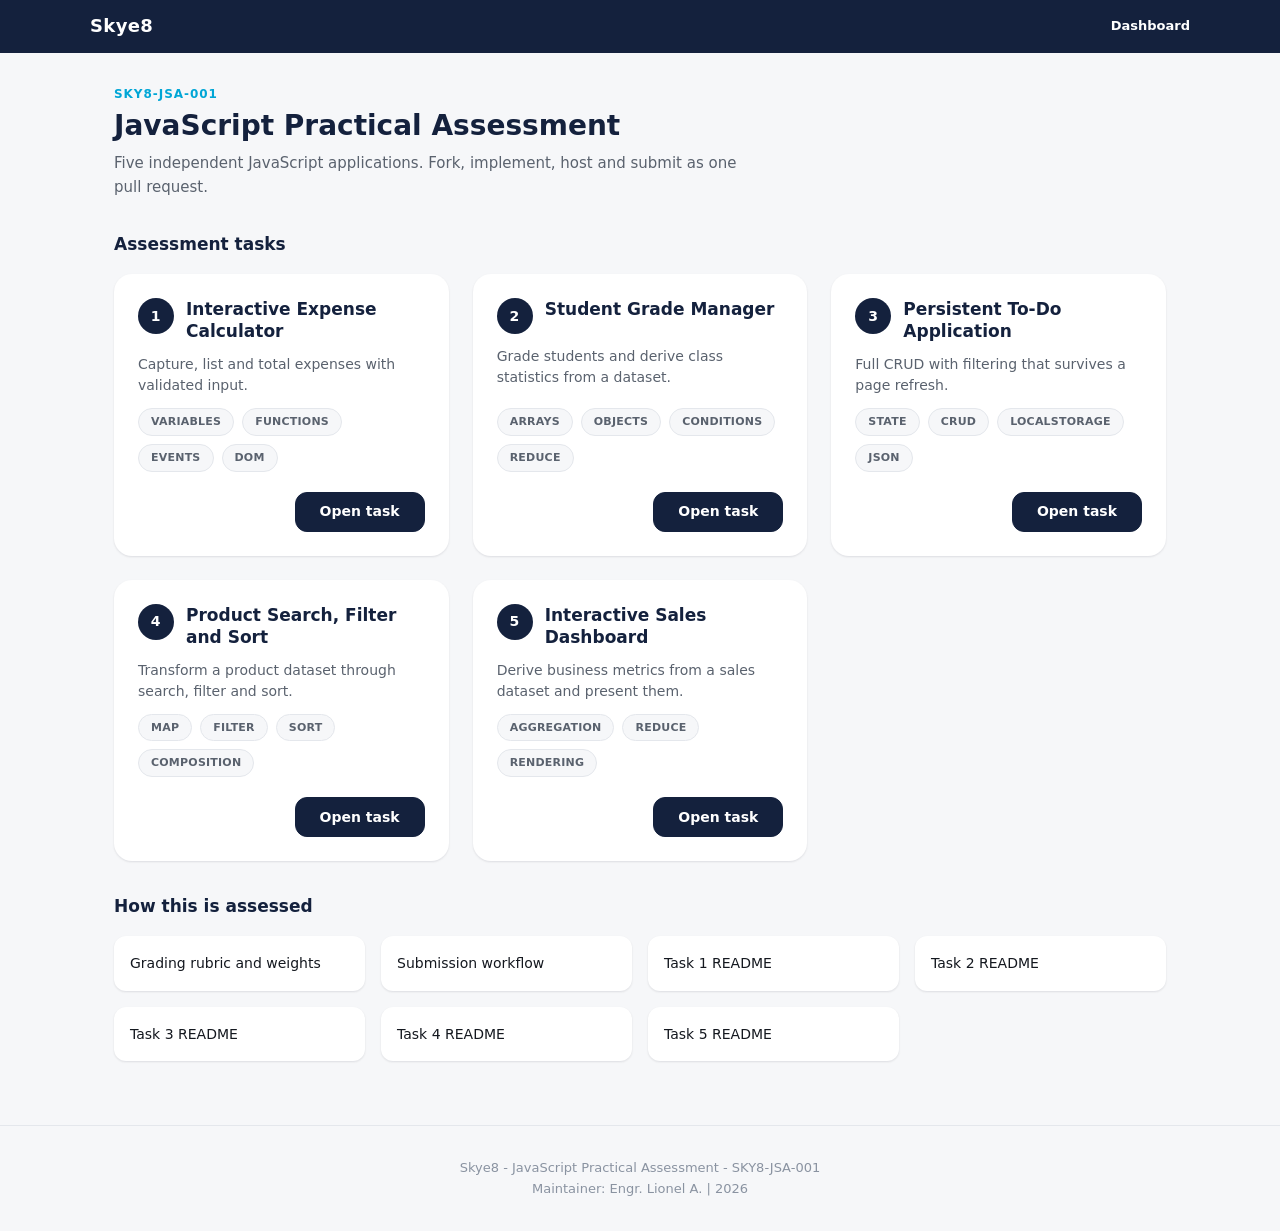
<file: index.html>
<!DOCTYPE html>
<html lang="en">

<head>
  <meta charset="UTF-8">
  <meta name="viewport" content="width=device-width, initial-scale=1.0">
  <title>Skye8 - JavaScript Practical Assessment</title>
  <link rel="stylesheet" href="assets/css/style.css">
</head>

<body>

  <header class="site-header">
    <div class="site-header__inner">
      <a href="index.html" class="site-header__wordmark">Skye8</a>
      <nav aria-label="Breadcrumb">
        <ol class="breadcrumb">
          <li><a href="index.html" aria-current="page">Dashboard</a></li>
        </ol>
      </nav>
    </div>
  </header>

  <main class="shell">

    <div class="page-title">
      <span class="page-title__eyebrow">SKY8-JSA-001</span>
      <h1>JavaScript Practical Assessment</h1>
      <p class="page-title__supporting">
        Five independent JavaScript applications. Fork, implement, host and
        submit as one pull request.
      </p>
    </div>

    <section class="section" aria-labelledby="tasks-heading">
      <h2 id="tasks-heading" class="section__heading">Assessment tasks</h2>

      <div class="card-grid">

        <!-- Task 1 -->
        <article class="task-card">
          <div class="task-card__header">
            <span class="badge badge--n">1</span>
            <h3 class="task-card__title">Interactive Expense Calculator</h3>
          </div>
          <p class="task-card__blurb">
            Capture, list and total expenses with validated input.
          </p>
          <div class="task-card__concepts">
            <span class="chip">Variables</span>
            <span class="chip">Functions</span>
            <span class="chip">Events</span>
            <span class="chip">DOM</span>
          </div>
          <div class="task-card__actions">
            <a href="task-1/index.html" class="btn btn--primary">Open task</a>
          </div>
        </article>

        <!-- Task 2 -->
        <article class="task-card">
          <div class="task-card__header">
            <span class="badge badge--n">2</span>
            <h3 class="task-card__title">Student Grade Manager</h3>
          </div>
          <p class="task-card__blurb">
            Grade students and derive class statistics from a dataset.
          </p>
          <div class="task-card__concepts">
            <span class="chip">Arrays</span>
            <span class="chip">Objects</span>
            <span class="chip">Conditions</span>
            <span class="chip">Reduce</span>
          </div>
          <div class="task-card__actions">
            <a href="task-2/index.html" class="btn btn--primary">Open task</a>
          </div>
        </article>

        <!-- Task 3 -->
        <article class="task-card">
          <div class="task-card__header">
            <span class="badge badge--n">3</span>
            <h3 class="task-card__title">Persistent To-Do Application</h3>
          </div>
          <p class="task-card__blurb">
            Full CRUD with filtering that survives a page refresh.
          </p>
          <div class="task-card__concepts">
            <span class="chip">State</span>
            <span class="chip">CRUD</span>
            <span class="chip">localStorage</span>
            <span class="chip">JSON</span>
          </div>
          <div class="task-card__actions">
            <a href="task-3/index.html" class="btn btn--primary">Open task</a>
          </div>
        </article>

        <!-- Task 4 -->
        <article class="task-card">
          <div class="task-card__header">
            <span class="badge badge--n">4</span>
            <h3 class="task-card__title">Product Search, Filter and Sort</h3>
          </div>
          <p class="task-card__blurb">
            Transform a product dataset through search, filter and sort.
          </p>
          <div class="task-card__concepts">
            <span class="chip">map</span>
            <span class="chip">filter</span>
            <span class="chip">sort</span>
            <span class="chip">Composition</span>
          </div>
          <div class="task-card__actions">
            <a href="task-4/index.html" class="btn btn--primary">Open task</a>
          </div>
        </article>

        <!-- Task 5 -->
        <article class="task-card">
          <div class="task-card__header">
            <span class="badge badge--n">5</span>
            <h3 class="task-card__title">Interactive Sales Dashboard</h3>
          </div>
          <p class="task-card__blurb">
            Derive business metrics from a sales dataset and present them.
          </p>
          <div class="task-card__concepts">
            <span class="chip">Aggregation</span>
            <span class="chip">reduce</span>
            <span class="chip">Rendering</span>
          </div>
          <div class="task-card__actions">
            <a href="task-5/index.html" class="btn btn--primary">Open task</a>
          </div>
        </article>

      </div>
    </section>

    <section class="section" aria-labelledby="info-heading">
      <h2 id="info-heading" class="section__heading">How this is assessed</h2>
      <div class="info-grid">
        <a href="GRADING.md" class="info-link">Grading rubric and weights</a>
        <a href="CONTRIBUTING.md" class="info-link">Submission workflow</a>
        <a href="task-1/README.md" class="info-link">Task 1 README</a>
        <a href="task-2/README.md" class="info-link">Task 2 README</a>
        <a href="task-3/README.md" class="info-link">Task 3 README</a>
        <a href="task-4/README.md" class="info-link">Task 4 README</a>
        <a href="task-5/README.md" class="info-link">Task 5 README</a>
      </div>
    </section>

  </main>

  <footer class="site-footer">
    <p>Skye8 - JavaScript Practical Assessment - SKY8-JSA-001</p>
    <p>Maintainer: Engr. Lionel A. | <span data-year></span></p>
  </footer>

  <script src="assets/js/shell.js" defer></script>

</body>

</html>
</file>
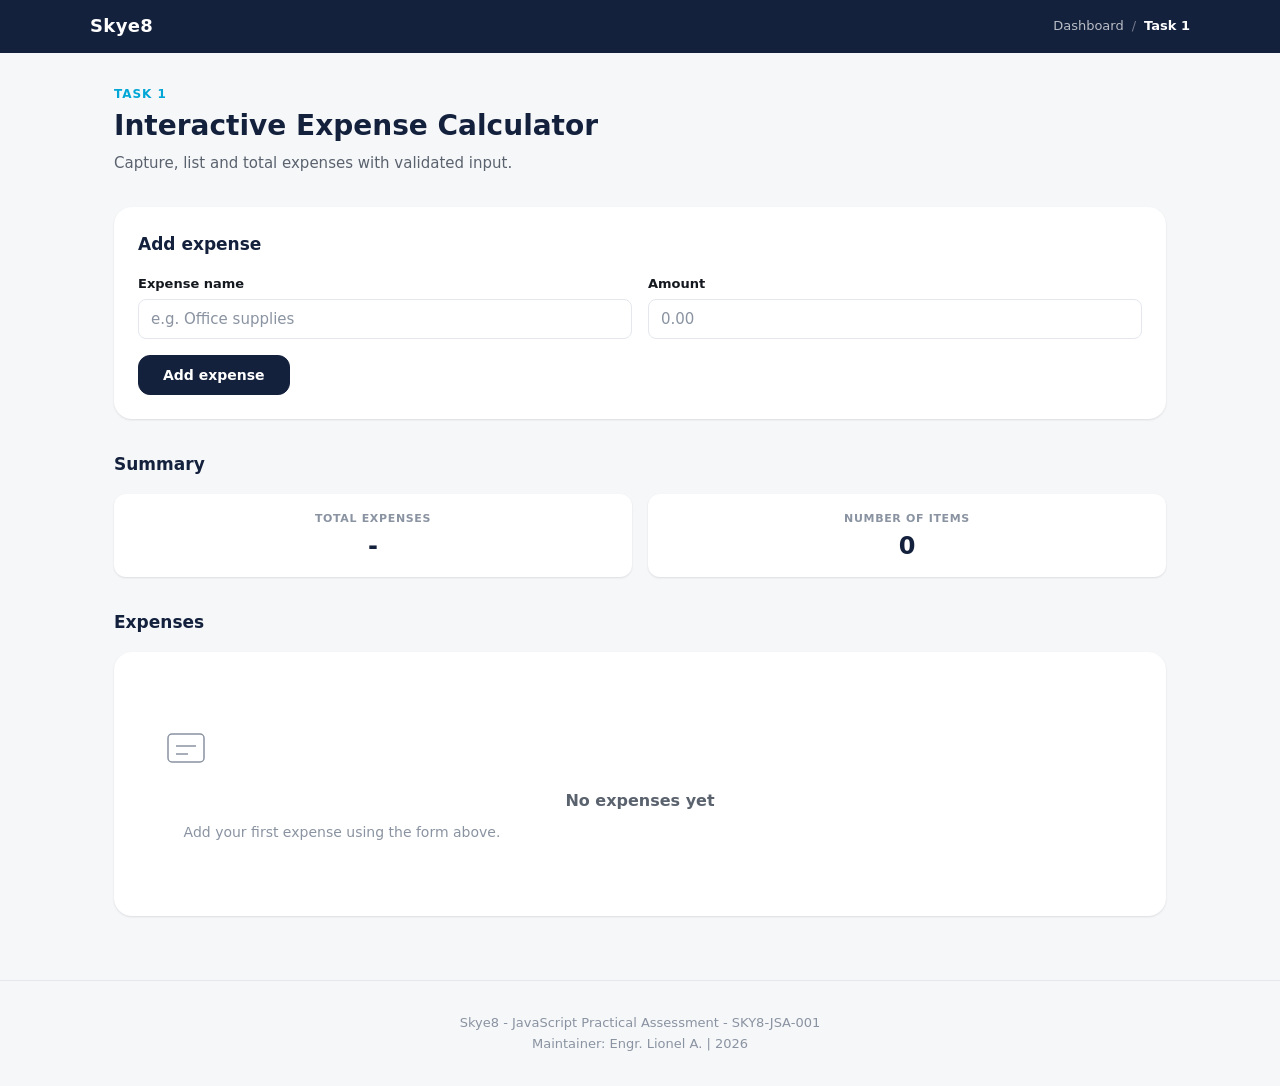
<file: task-1/index.html>
<!DOCTYPE html>
<html lang="en">

<head>
  <meta charset="UTF-8">
  <meta name="viewport" content="width=device-width, initial-scale=1.0">
  <title>Task 1 - Interactive Expense Calculator</title>
  <link rel="stylesheet" href="../assets/css/style.css">
</head>

<body data-task="1">

  <header class="site-header">
    <div class="site-header__inner">
      <a href="../index.html" class="site-header__wordmark">Skye8</a>
      <nav aria-label="Breadcrumb">
        <ol class="breadcrumb">
          <li><a href="../index.html">Dashboard</a></li>
          <li><a href="index.html" data-task="1" aria-current="page">Task 1</a></li>
        </ol>
      </nav>
    </div>
  </header>

  <main class="shell">

    <div class="page-title">
      <span class="page-title__eyebrow">Task 1</span>
      <h1>Interactive Expense Calculator</h1>
      <p class="page-title__supporting">
        Capture, list and total expenses with validated input.
      </p>
    </div>

    <div class="card section">
      <h2 class="section__heading">Add expense</h2>
      <form id="expense-form" novalidate>
        <div class="form-grid">
          <div class="form-row">
            <label for="expense-name">Expense name</label>
            <input type="text" id="expense-name" class="field" placeholder="e.g. Office supplies" required>
            <span id="expense-name-error" class="field-error" role="alert"></span>
          </div>
          <div class="form-row">
            <label for="expense-amount">Amount</label>
            <input type="text" inputmode="decimal" id="expense-amount" class="field" placeholder="0.00" required>
            <span id="expense-amount-error" class="field-error" role="alert"></span>
          </div>
        </div>
        <button type="submit" class="btn btn--primary">Add expense</button>
      </form>
    </div>

    <section class="section" aria-labelledby="summary-heading">
      <h2 id="summary-heading" class="section__heading">Summary</h2>
      <div class="stat-grid">
        <div class="stat">
          <span class="stat__label">Total expenses</span>
          <span class="stat__value" id="expense-total">-</span>
        </div>
        <div class="stat">
          <span class="stat__label">Number of items</span>
          <span class="stat__value" id="expense-count">0</span>
        </div>
      </div>
    </section>

    <section class="section" aria-labelledby="list-heading">
      <h2 id="list-heading" class="section__heading">Expenses</h2>
      <div class="card">
        <ul id="expense-list" class="list" aria-label="Expense items"></ul>
        <div id="expense-empty" class="empty-state">
          <div class="empty-state__icon" aria-hidden="true">
            <svg viewBox="0 0 48 48" fill="none" stroke="currentColor" stroke-width="1.5">
              <rect x="6" y="10" width="36" height="28" rx="4" />
              <line x1="14" y1="22" x2="34" y2="22" />
              <line x1="14" y1="30" x2="26" y2="30" />
            </svg>
          </div>
          <p class="empty-state__headline">No expenses yet</p>
          <p class="empty-state__hint">Add your first expense using the form above.</p>
        </div>
      </div>
    </section>

  </main>

  <footer class="site-footer">
    <p>Skye8 - JavaScript Practical Assessment - SKY8-JSA-001</p>
    <p>Maintainer: Engr. Lionel A. | <span data-year></span></p>
  </footer>

  <script src="../assets/js/shell.js" defer></script>
  <script src="task-1.js" defer></script>

</body>

</html>
</file>
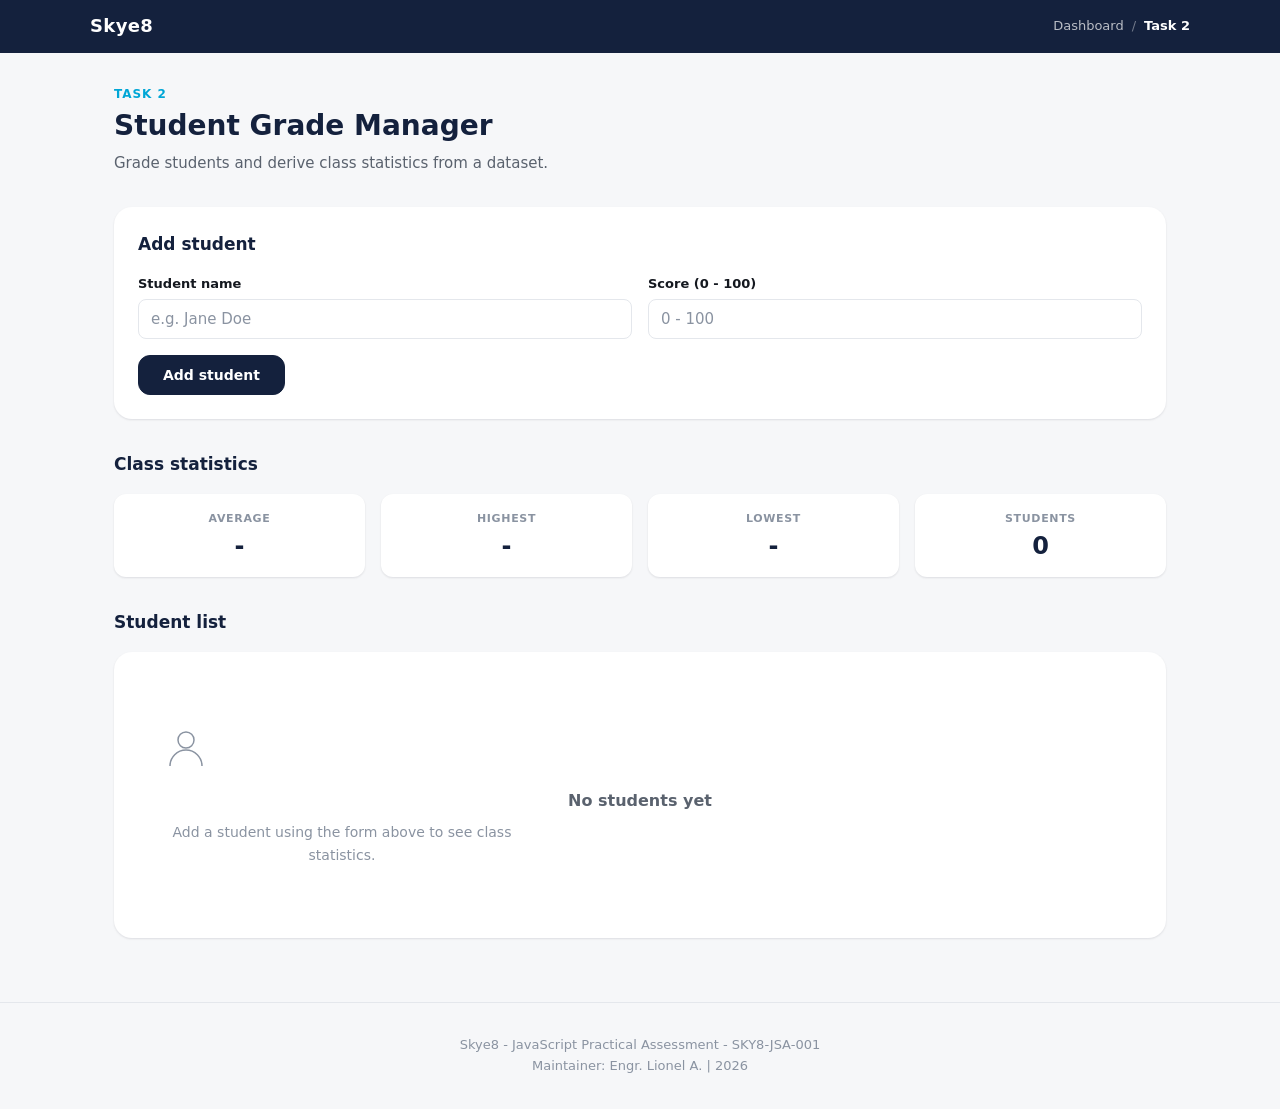
<file: task-2/index.html>
<!DOCTYPE html>
<html lang="en">

<head>
  <meta charset="UTF-8">
  <meta name="viewport" content="width=device-width, initial-scale=1.0">
  <title>Task 2 - Student Grade Manager</title>
  <link rel="stylesheet" href="../assets/css/style.css">
</head>

<body data-task="2">

  <header class="site-header">
    <div class="site-header__inner">
      <a href="../index.html" class="site-header__wordmark">Skye8</a>
      <nav aria-label="Breadcrumb">
        <ol class="breadcrumb">
          <li><a href="../index.html">Dashboard</a></li>
          <li><a href="index.html" data-task="2" aria-current="page">Task 2</a></li>
        </ol>
      </nav>
    </div>
  </header>

  <main class="shell">

    <div class="page-title">
      <span class="page-title__eyebrow">Task 2</span>
      <h1>Student Grade Manager</h1>
      <p class="page-title__supporting">
        Grade students and derive class statistics from a dataset.
      </p>
    </div>

    <div class="card section">
      <h2 class="section__heading">Add student</h2>
      <form id="student-form" novalidate>
        <div class="form-grid">
          <div class="form-row">
            <label for="student-name">Student name</label>
            <input type="text" id="student-name" class="field" placeholder="e.g. Jane Doe" required>
            <span id="student-name-error" class="field-error" role="alert"></span>
          </div>
          <div class="form-row">
            <label for="student-score">Score (0 - 100)</label>
            <input type="text" inputmode="numeric" id="student-score" class="field" placeholder="0 - 100" required>
            <span id="student-score-error" class="field-error" role="alert"></span>
          </div>
        </div>
        <button type="submit" class="btn btn--primary">Add student</button>
      </form>
    </div>

    <section class="section" aria-labelledby="stats-heading">
      <h2 id="stats-heading" class="section__heading">Class statistics</h2>
      <div class="stat-grid">
        <div class="stat">
          <span class="stat__label">Average</span>
          <span class="stat__value" id="stat-average">-</span>
        </div>
        <div class="stat">
          <span class="stat__label">Highest</span>
          <span class="stat__value" id="stat-highest">-</span>
        </div>
        <div class="stat">
          <span class="stat__label">Lowest</span>
          <span class="stat__value" id="stat-lowest">-</span>
        </div>
        <div class="stat">
          <span class="stat__label">Students</span>
          <span class="stat__value" id="stat-count">0</span>
        </div>
      </div>
    </section>

    <section class="section" aria-labelledby="list-heading">
      <h2 id="list-heading" class="section__heading">Student list</h2>
      <div class="card">
        <ul id="student-list" class="list" aria-label="Students"></ul>
        <div id="student-empty" class="empty-state">
          <div class="empty-state__icon" aria-hidden="true">
            <svg viewBox="0 0 48 48" fill="none" stroke="currentColor" stroke-width="1.5">
              <circle cx="24" cy="16" r="8" />
              <path d="M8 42c0-8.837 7.163-16 16-16s16 7.163 16 16" />
            </svg>
          </div>
          <p class="empty-state__headline">No students yet</p>
          <p class="empty-state__hint">Add a student using the form above to see class statistics.</p>
        </div>
      </div>
    </section>

  </main>

  <footer class="site-footer">
    <p>Skye8 - JavaScript Practical Assessment - SKY8-JSA-001</p>
    <p>Maintainer: Engr. Lionel A. | <span data-year></span></p>
  </footer>

  <script src="../assets/js/shell.js" defer></script>
  <script src="task-2.js" defer></script>

</body>

</html>
</file>
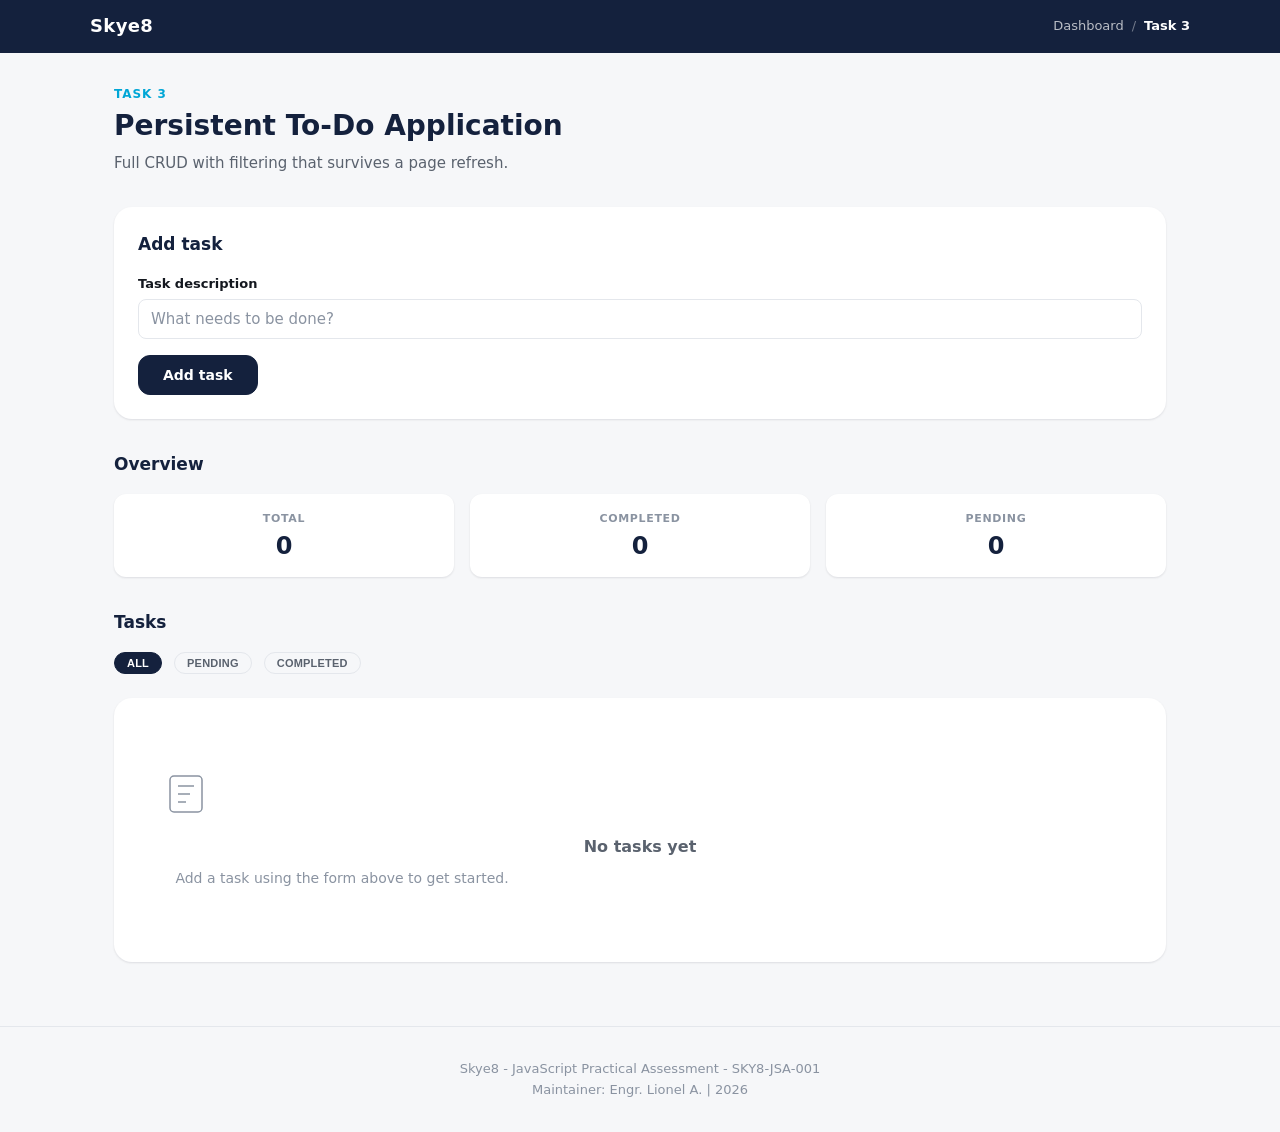
<file: task-3/index.html>
<!DOCTYPE html>
<html lang="en">

<head>
  <meta charset="UTF-8">
  <meta name="viewport" content="width=device-width, initial-scale=1.0">
  <title>Task 3 - Persistent To-Do Application</title>
  <link rel="stylesheet" href="../assets/css/style.css">
</head>

<body data-task="3">

  <header class="site-header">
    <div class="site-header__inner">
      <a href="../index.html" class="site-header__wordmark">Skye8</a>
      <nav aria-label="Breadcrumb">
        <ol class="breadcrumb">
          <li><a href="../index.html">Dashboard</a></li>
          <li><a href="index.html" data-task="3" aria-current="page">Task 3</a></li>
        </ol>
      </nav>
    </div>
  </header>

  <main class="shell">

    <div class="page-title">
      <span class="page-title__eyebrow">Task 3</span>
      <h1>Persistent To-Do Application</h1>
      <p class="page-title__supporting">
        Full CRUD with filtering that survives a page refresh.
      </p>
    </div>

    <div class="card section">
      <h2 class="section__heading">Add task</h2>
      <form id="todo-form" novalidate>
        <div class="form-row">
          <label for="todo-input">Task description</label>
          <input type="text" id="todo-input" class="field" placeholder="What needs to be done?" required>
          <span id="todo-input-error" class="field-error" role="alert"></span>
        </div>
        <button type="submit" class="btn btn--primary">Add task</button>
      </form>
    </div>

    <section class="section" aria-labelledby="stats-heading">
      <h2 id="stats-heading" class="section__heading">Overview</h2>
      <div class="stat-grid">
        <div class="stat">
          <span class="stat__label">Total</span>
          <span class="stat__value" id="stat-total">0</span>
        </div>
        <div class="stat">
          <span class="stat__label">Completed</span>
          <span class="stat__value" id="stat-completed">0</span>
        </div>
        <div class="stat">
          <span class="stat__label">Pending</span>
          <span class="stat__value" id="stat-pending">0</span>
        </div>
      </div>
    </section>

    <section class="section" aria-labelledby="list-heading">
      <h2 id="list-heading" class="section__heading">Tasks</h2>
      <div class="toolbar" role="group" aria-label="Filter tasks">
        <button id="filter-all" class="chip" aria-pressed="true" type="button">All</button>
        <button id="filter-pending" class="chip" aria-pressed="false" type="button">Pending</button>
        <button id="filter-completed" class="chip" aria-pressed="false" type="button">Completed</button>
      </div>
      <div class="card">
        <ul id="todo-list" class="list" aria-label="To-do items"></ul>
        <div id="todo-empty" class="empty-state">
          <div class="empty-state__icon" aria-hidden="true">
            <svg viewBox="0 0 48 48" fill="none" stroke="currentColor" stroke-width="1.5">
              <rect x="8" y="6" width="32" height="36" rx="4" />
              <line x1="16" y1="16" x2="32" y2="16" />
              <line x1="16" y1="24" x2="28" y2="24" />
              <line x1="16" y1="32" x2="24" y2="32" />
            </svg>
          </div>
          <p class="empty-state__headline">No tasks yet</p>
          <p class="empty-state__hint">Add a task using the form above to get started.</p>
        </div>
      </div>
    </section>

  </main>

  <footer class="site-footer">
    <p>Skye8 - JavaScript Practical Assessment - SKY8-JSA-001</p>
    <p>Maintainer: Engr. Lionel A. | <span data-year></span></p>
  </footer>

  <script src="../assets/js/shell.js" defer></script>
  <script src="task-3.js" defer></script>

</body>

</html>
</file>
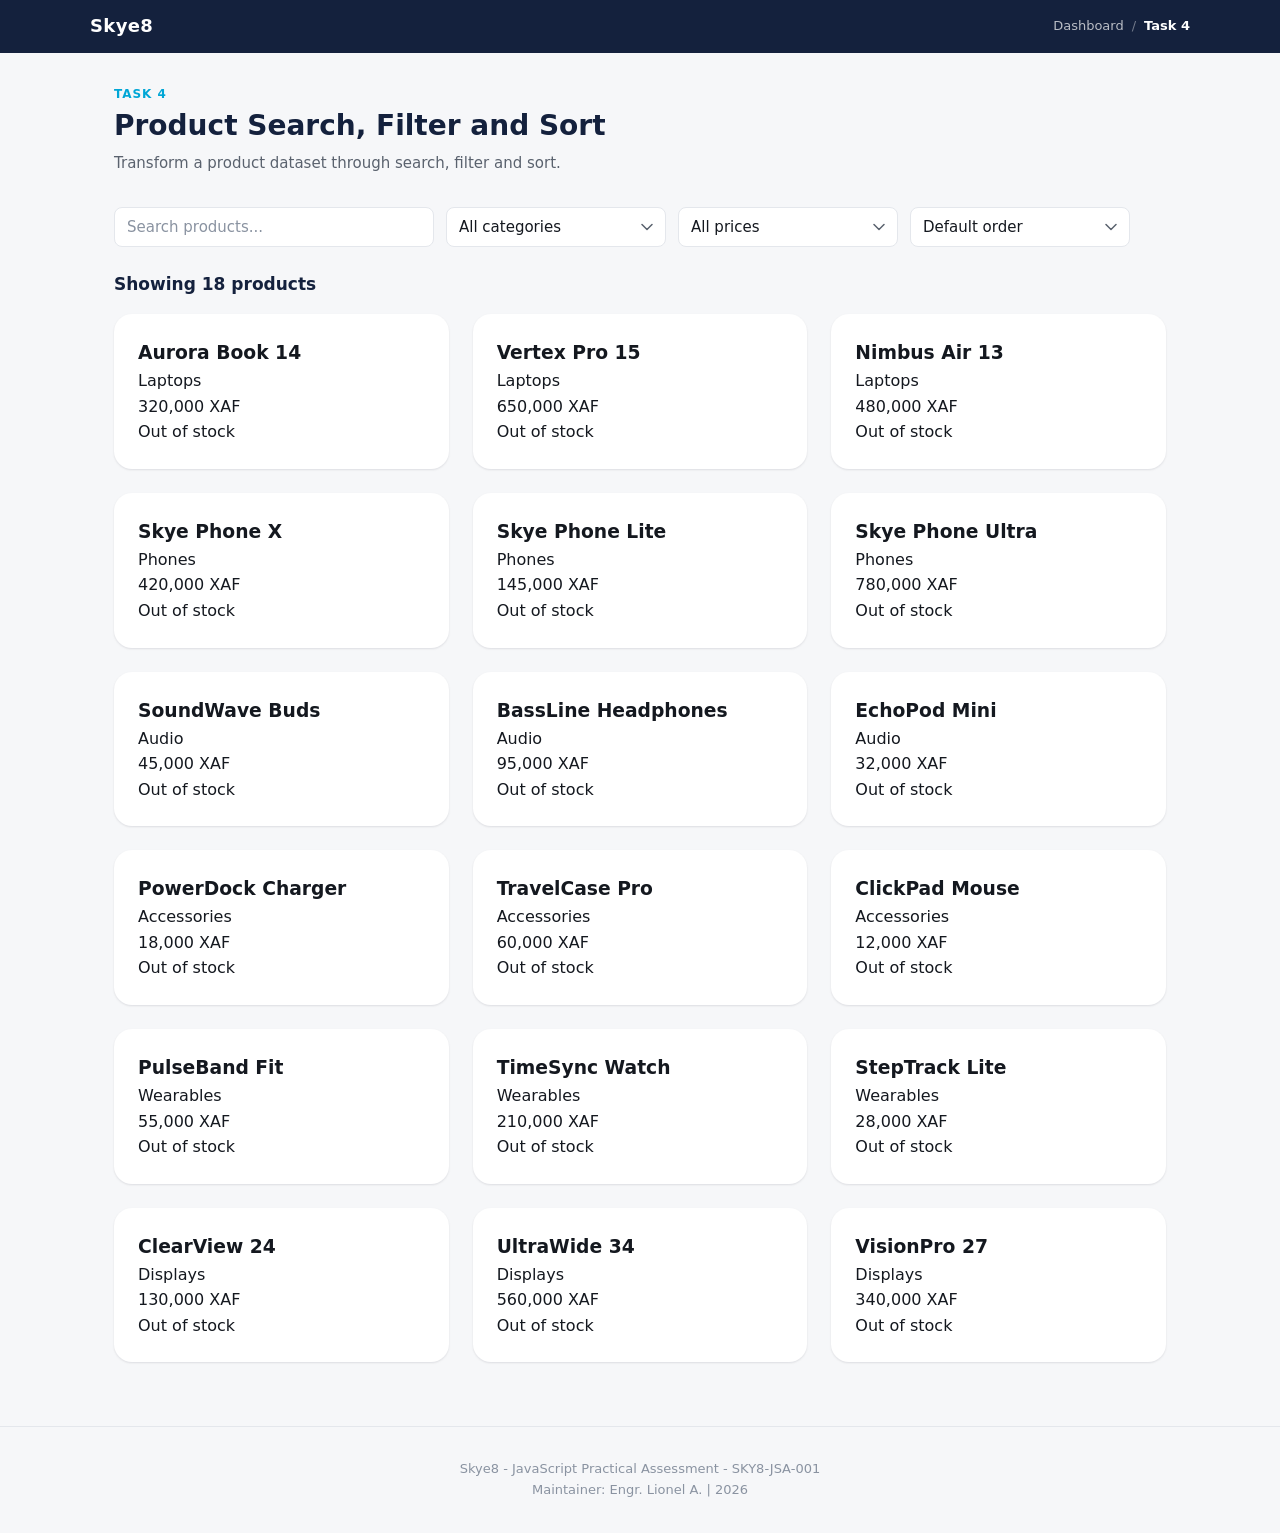
<file: task-4/index.html>
<!DOCTYPE html>
<html lang="en">

<head>
  <meta charset="UTF-8">
  <meta name="viewport" content="width=device-width, initial-scale=1.0">
  <title>Task 4 - Product Search, Filter and Sort</title>
  <link rel="stylesheet" href="../assets/css/style.css">
</head>

<body data-task="4">

  <header class="site-header">
    <div class="site-header__inner">
      <a href="../index.html" class="site-header__wordmark">Skye8</a>
      <nav aria-label="Breadcrumb">
        <ol class="breadcrumb">
          <li><a href="../index.html">Dashboard</a></li>
          <li><a href="index.html" data-task="4" aria-current="page">Task 4</a></li>
        </ol>
      </nav>
    </div>
  </header>

  <main class="shell">

    <div class="page-title">
      <span class="page-title__eyebrow">Task 4</span>
      <h1>Product Search, Filter and Sort</h1>
      <p class="page-title__supporting">
        Transform a product dataset through search, filter and sort.
      </p>
    </div>

    <section class="section">
      <div class="toolbar">
        <input type="search" id="product-search" class="field" placeholder="Search products..."
          aria-label="Search products by name">
        <select id="category-filter" class="field" aria-label="Filter by category">
          <option value="">All categories</option>
          <option value="Laptops">Laptops</option>
          <option value="Phones">Phones</option>
          <option value="Audio">Audio</option>
          <option value="Accessories">Accessories</option>
          <option value="Wearables">Wearables</option>
          <option value="Displays">Displays</option>
        </select>
        <select id="price-filter" class="field" aria-label="Filter by price range">
          <option value="">All prices</option>
          <option value="0-50000">Under 50,000 XAF</option>
          <option value="50000-150000">50,000 - 150,000 XAF</option>
          <option value="150000-500000">150,000 - 500,000 XAF</option>
          <option value="500000-">Over 500,000 XAF</option>
        </select>
        <select id="sort-select" class="field" aria-label="Sort products">
          <option value="">Default order</option>
          <option value="price-asc">Price: low to high</option>
          <option value="price-desc">Price: high to low</option>
        </select>
      </div>

      <p class="section__heading">
        Showing <span id="product-count">0</span> products
      </p>

      <div id="product-grid" class="card-grid"></div>

      <div id="product-empty" class="empty-state">
        <div class="empty-state__icon" aria-hidden="true">
          <svg viewBox="0 0 48 48" fill="none" stroke="currentColor" stroke-width="1.5">
            <circle cx="20" cy="20" r="14" />
            <line x1="30" y1="30" x2="42" y2="42" />
          </svg>
        </div>
        <p class="empty-state__headline">No products found</p>
        <p class="empty-state__hint">Try adjusting your search or filter criteria.</p>
      </div>
    </section>

  </main>

  <footer class="site-footer">
    <p>Skye8 - JavaScript Practical Assessment - SKY8-JSA-001</p>
    <p>Maintainer: Engr. Lionel A. | <span data-year></span></p>
  </footer>

  <script src="../assets/js/shell.js" defer></script>
  <script src="data.js" defer></script>
  <script src="task-4.js" defer></script>

</body>

</html>
</file>
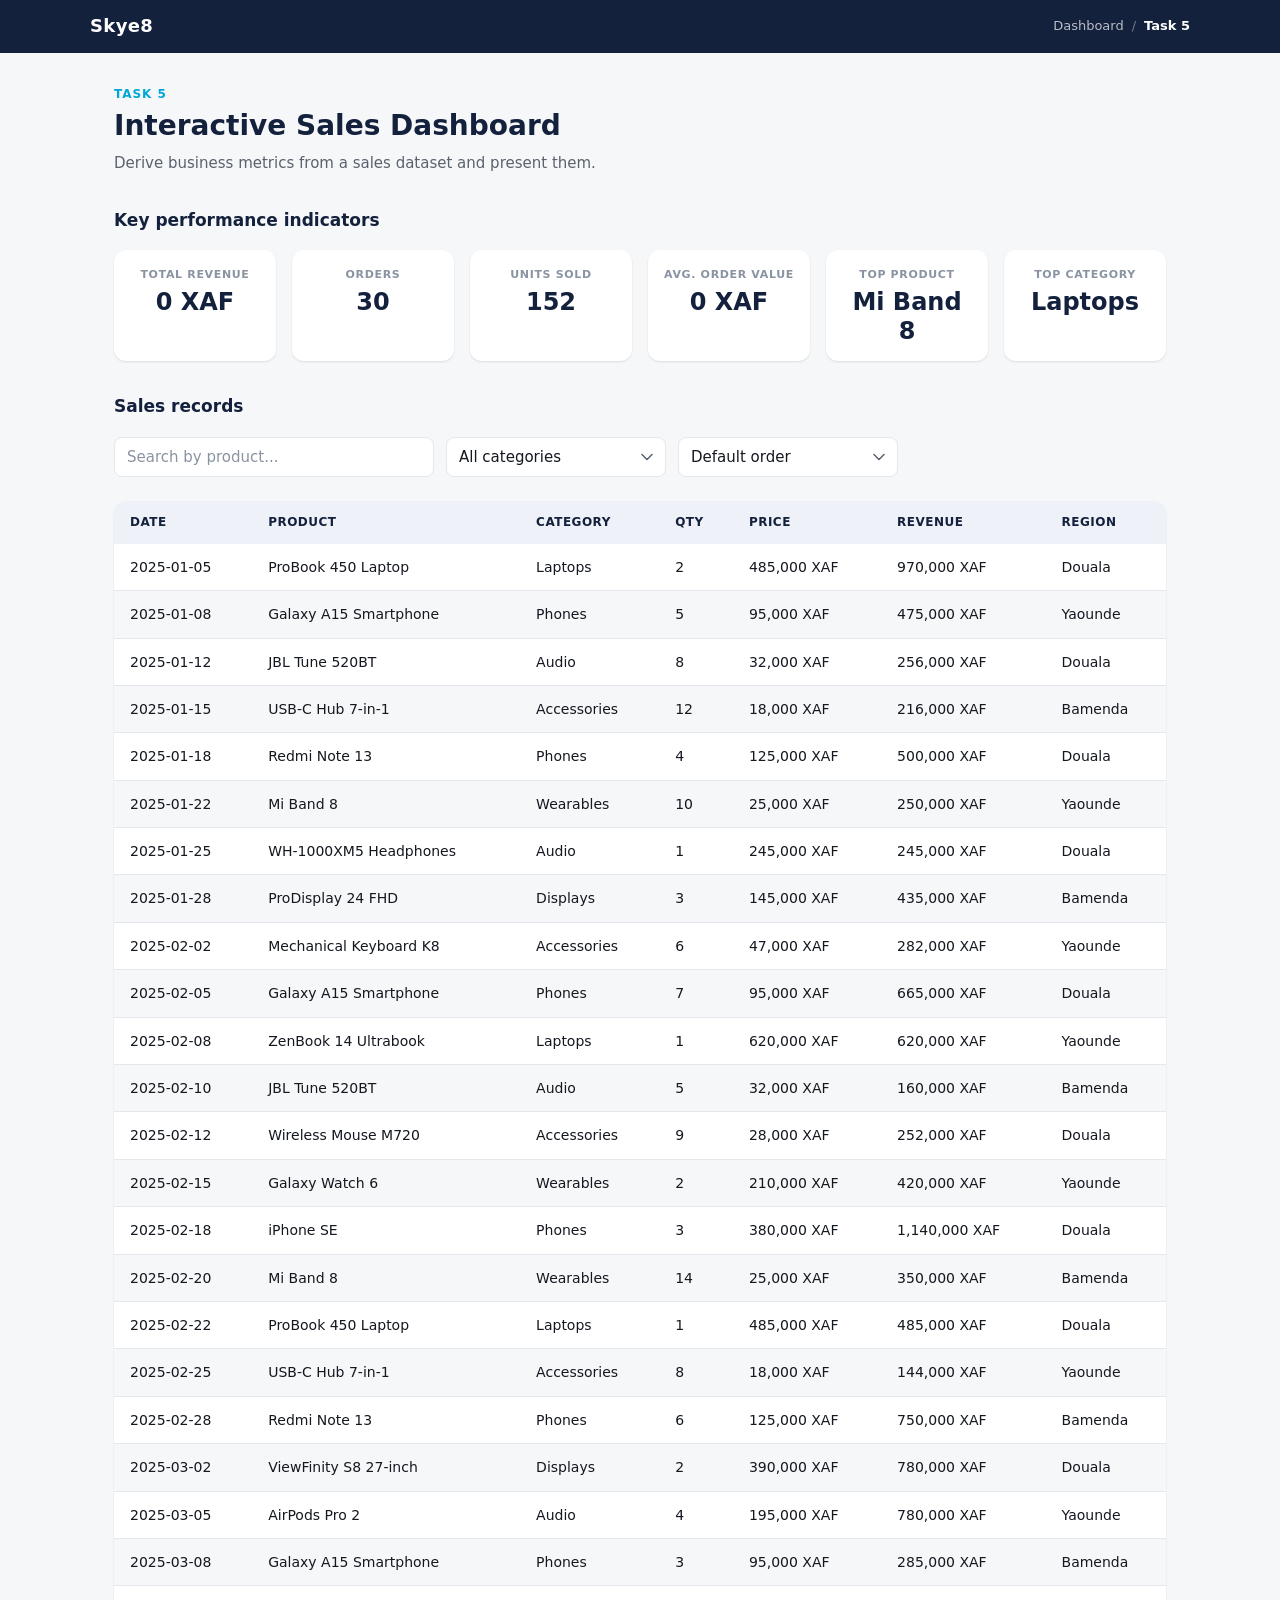
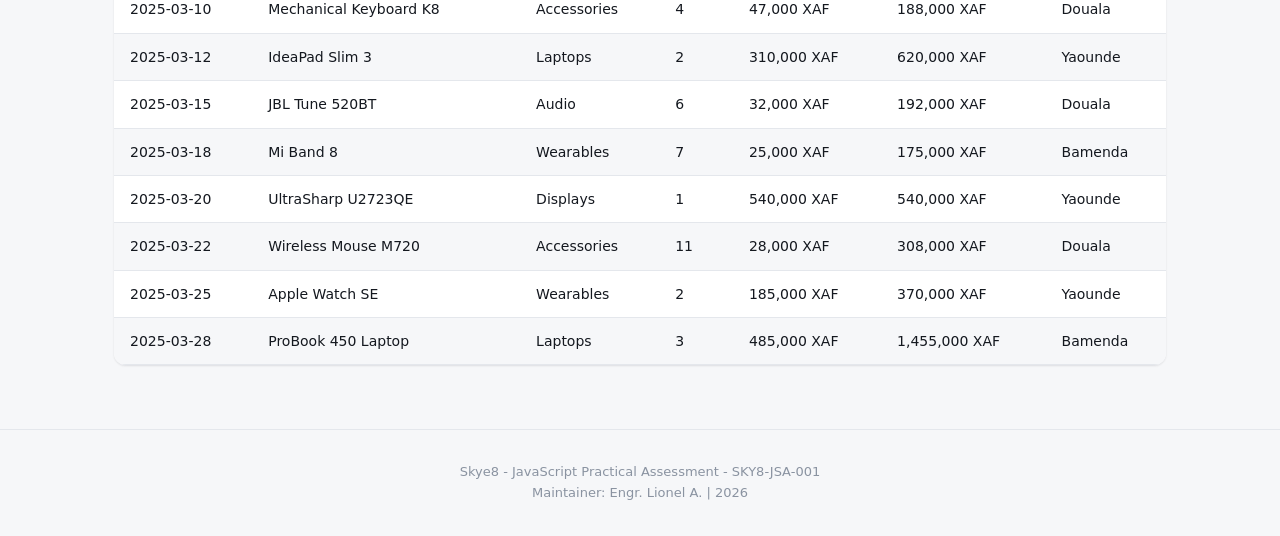
<file: task-5/index.html>
<!DOCTYPE html>
<html lang="en">

<head>
  <meta charset="UTF-8">
  <meta name="viewport" content="width=device-width, initial-scale=1.0">
  <title>Task 5 - Interactive Sales Dashboard</title>
  <link rel="stylesheet" href="../assets/css/style.css">
</head>

<body data-task="5">

  <header class="site-header">
    <div class="site-header__inner">
      <a href="../index.html" class="site-header__wordmark">Skye8</a>
      <nav aria-label="Breadcrumb">
        <ol class="breadcrumb">
          <li><a href="../index.html">Dashboard</a></li>
          <li><a href="index.html" data-task="5" aria-current="page">Task 5</a></li>
        </ol>
      </nav>
    </div>
  </header>

  <main class="shell">

    <div class="page-title">
      <span class="page-title__eyebrow">Task 5</span>
      <h1>Interactive Sales Dashboard</h1>
      <p class="page-title__supporting">
        Derive business metrics from a sales dataset and present them.
      </p>
    </div>

    <section class="section" aria-labelledby="kpi-heading">
      <h2 id="kpi-heading" class="section__heading">Key performance indicators</h2>
      <div class="stat-grid">
        <div class="stat">
          <span class="stat__label">Total revenue</span>
          <span class="stat__value" id="kpi-revenue">-</span>
        </div>
        <div class="stat">
          <span class="stat__label">Orders</span>
          <span class="stat__value" id="kpi-orders">0</span>
        </div>
        <div class="stat">
          <span class="stat__label">Units sold</span>
          <span class="stat__value" id="kpi-units">0</span>
        </div>
        <div class="stat">
          <span class="stat__label">Avg. order value</span>
          <span class="stat__value" id="kpi-aov">-</span>
        </div>
        <div class="stat">
          <span class="stat__label">Top product</span>
          <span class="stat__value" id="kpi-top-product">-</span>
        </div>
        <div class="stat">
          <span class="stat__label">Top category</span>
          <span class="stat__value" id="kpi-top-category">-</span>
        </div>
      </div>
    </section>

    <section class="section" aria-labelledby="table-heading">
      <h2 id="table-heading" class="section__heading">Sales records</h2>

      <div class="toolbar">
        <input type="search" id="sales-search" class="field" placeholder="Search by product..."
          aria-label="Search sales by product name">
        <select id="sales-category" class="field" aria-label="Filter by category">
          <option value="">All categories</option>
        </select>
        <select id="sales-sort" class="field" aria-label="Sort records">
          <option value="">Default order</option>
          <option value="revenue-desc">Revenue: high to low</option>
          <option value="revenue-asc">Revenue: low to high</option>
          <option value="date-desc">Date: newest first</option>
          <option value="date-asc">Date: oldest first</option>
          <option value="quantity-desc">Quantity: high to low</option>
        </select>
      </div>

      <div class="table-wrap">
        <table class="data-table">
          <thead>
            <tr>
              <th>Date</th>
              <th>Product</th>
              <th>Category</th>
              <th>Qty</th>
              <th>Price</th>
              <th>Revenue</th>
              <th>Region</th>
            </tr>
          </thead>
          <tbody id="sales-table-body"></tbody>
        </table>
      </div>

      <div id="sales-empty" class="empty-state">
        <div class="empty-state__icon" aria-hidden="true">
          <svg viewBox="0 0 48 48" fill="none" stroke="currentColor" stroke-width="1.5">
            <rect x="4" y="8" width="40" height="32" rx="4" />
            <line x1="4" y1="18" x2="44" y2="18" />
            <line x1="16" y1="18" x2="16" y2="40" />
            <line x1="30" y1="18" x2="30" y2="40" />
          </svg>
        </div>
        <p class="empty-state__headline">No sales records found</p>
        <p class="empty-state__hint">Try adjusting your search or filter criteria.</p>
      </div>
    </section>

  </main>

  <footer class="site-footer">
    <p>Skye8 - JavaScript Practical Assessment - SKY8-JSA-001</p>
    <p>Maintainer: Engr. Lionel A. | <span data-year></span></p>
  </footer>

  <script src="../assets/js/shell.js" defer></script>
  <script src="data.js" defer></script>
  <script src="task-5.js" defer></script>

</body>

</html>
</file>
<file: assets/css/style.css>
/**
 * Skye8 JavaScript Practical Assessment
 * Design system and shared components
 *
 * Maintainer: Engr. Lionel A.
 *
 * This stylesheet is complete. Interns are assessed on JavaScript, not on
 * CSS reinvention. Use the existing classes and tokens. Extend using the
 * tokens if you need something new. Never put a colour, font stack or
 * spacing literal in a task file.
 */

/* ------------------------------------------------------------------ */
/* Design tokens                                                       */
/* ------------------------------------------------------------------ */

:root {
  --ink: #14181F;
  --ink-soft: #5A626E;
  --ink-faint: #8A93A1;
  --surface: #FFFFFF;
  --canvas: #F6F7F9;
  --line: #E4E7EC;
  --brand: #14213D;
  --brand-soft: #EEF2F8;
  --accent: #00A6D6;
  --positive: #166C48;
  --warning: #B3701A;
  --danger: #B03A2E;

  --radius-sm: 8px;
  --radius-md: 12px;
  --radius-lg: 18px;

  --space-1: 4px;
  --space-2: 8px;
  --space-3: 12px;
  --space-4: 16px;
  --space-5: 24px;
  --space-6: 32px;
  --space-7: 48px;
  --space-8: 64px;

  --shadow-1: 0 1px 2px rgba(20, 24, 31, .06), 0 1px 3px rgba(20, 24, 31, .05);
  --shadow-2: 0 4px 16px rgba(20, 24, 31, .08);

  --font: system-ui, -apple-system, "Segoe UI", Roboto, Helvetica, Arial, sans-serif;
  --font-mono: ui-monospace, SFMono-Regular, "Cascadia Mono", Menlo, monospace;
}

/* ------------------------------------------------------------------ */
/* Reset                                                               */
/* ------------------------------------------------------------------ */

*,
*::before,
*::after {
  box-sizing: border-box;
  margin: 0;
  padding: 0;
}

html {
  font-family: var(--font);
  font-size: 16px;
  line-height: 1.6;
  color: var(--ink);
  background: var(--canvas);
  -webkit-font-smoothing: antialiased;
  -moz-osx-font-smoothing: grayscale;
}

body {
  min-height: 100vh;
  display: flex;
  flex-direction: column;
}

img,
svg {
  display: block;
  max-width: 100%;
}

a {
  color: var(--accent);
  text-decoration: none;
}

a:hover {
  text-decoration: underline;
}

/* ------------------------------------------------------------------ */
/* Focus                                                               */
/* ------------------------------------------------------------------ */

:focus-visible {
  outline: 2px solid var(--accent);
  outline-offset: 2px;
}

/* ------------------------------------------------------------------ */
/* Site header                                                         */
/* ------------------------------------------------------------------ */

.site-header {
  position: sticky;
  top: 0;
  z-index: 100;
  background: var(--brand);
  color: var(--surface);
  padding: var(--space-3) var(--space-5);
}

.site-header__inner {
  max-width: 1100px;
  margin: 0 auto;
  display: flex;
  align-items: center;
  justify-content: space-between;
  gap: var(--space-4);
}

.site-header__wordmark {
  font-size: 1.125rem;
  font-weight: 700;
  letter-spacing: 0.02em;
  color: var(--surface);
  text-decoration: none;
}

.site-header__wordmark:hover {
  text-decoration: none;
  opacity: 0.9;
}

.breadcrumb {
  display: flex;
  align-items: center;
  gap: var(--space-2);
  font-size: 0.8125rem;
  list-style: none;
}

.breadcrumb li {
  display: flex;
  align-items: center;
  gap: var(--space-2);
}

.breadcrumb li + li::before {
  content: "/";
  color: rgba(255, 255, 255, 0.4);
}

.breadcrumb a {
  color: rgba(255, 255, 255, 0.7);
  text-decoration: none;
}

.breadcrumb a:hover {
  color: var(--surface);
  text-decoration: underline;
}

.breadcrumb [aria-current="page"] {
  color: var(--surface);
  font-weight: 600;
}

/* ------------------------------------------------------------------ */
/* Site footer                                                         */
/* ------------------------------------------------------------------ */

.site-footer {
  margin-top: auto;
  padding: var(--space-6) var(--space-5);
  text-align: center;
  font-size: 0.8125rem;
  color: var(--ink-faint);
  border-top: 1px solid var(--line);
}

.site-footer a {
  color: var(--ink-soft);
}

/* ------------------------------------------------------------------ */
/* Shell                                                               */
/* ------------------------------------------------------------------ */

.shell {
  max-width: 1100px;
  margin: 0 auto;
  padding: var(--space-6) var(--space-5);
  width: 100%;
}

/* ------------------------------------------------------------------ */
/* Page title                                                          */
/* ------------------------------------------------------------------ */

.page-title {
  margin-bottom: var(--space-6);
}

.page-title__eyebrow {
  display: block;
  font-size: 0.75rem;
  font-weight: 700;
  letter-spacing: 0.08em;
  text-transform: uppercase;
  color: var(--accent);
  margin-bottom: var(--space-1);
}

.page-title h1 {
  font-size: 1.75rem;
  font-weight: 700;
  color: var(--brand);
  line-height: 1.25;
  margin-bottom: var(--space-2);
}

.page-title__supporting {
  font-size: 0.9375rem;
  color: var(--ink-soft);
  max-width: 640px;
}

/* ------------------------------------------------------------------ */
/* Card                                                                */
/* ------------------------------------------------------------------ */

.card {
  background: var(--surface);
  border-radius: var(--radius-lg);
  box-shadow: var(--shadow-1);
  padding: var(--space-5);
  transition: box-shadow 0.2s ease;
}

.card:hover {
  box-shadow: var(--shadow-2);
}

/* ------------------------------------------------------------------ */
/* Card grid                                                           */
/* ------------------------------------------------------------------ */

.card-grid {
  display: grid;
  grid-template-columns: repeat(auto-fit, minmax(260px, 1fr));
  gap: var(--space-5);
}

/* ------------------------------------------------------------------ */
/* Task card                                                           */
/* ------------------------------------------------------------------ */

.task-card {
  background: var(--surface);
  border-radius: var(--radius-lg);
  box-shadow: var(--shadow-1);
  padding: var(--space-5);
  display: flex;
  flex-direction: column;
  gap: var(--space-3);
  transition: box-shadow 0.2s ease, transform 0.2s ease;
}

.task-card:hover {
  box-shadow: var(--shadow-2);
  transform: translateY(-2px);
}

.task-card__header {
  display: flex;
  align-items: flex-start;
  gap: var(--space-3);
}

.task-card__title {
  font-size: 1.0625rem;
  font-weight: 600;
  color: var(--brand);
  line-height: 1.3;
}

.task-card__blurb {
  font-size: 0.875rem;
  color: var(--ink-soft);
  line-height: 1.5;
  flex: 1;
}

.task-card__concepts {
  display: flex;
  flex-wrap: wrap;
  gap: var(--space-2);
}

.task-card__actions {
  display: flex;
  justify-content: flex-end;
  padding-top: var(--space-2);
}

/* ------------------------------------------------------------------ */
/* Badge                                                               */
/* ------------------------------------------------------------------ */

.badge {
  display: inline-flex;
  align-items: center;
  justify-content: center;
  padding: var(--space-1) var(--space-3);
  border-radius: 999px;
  font-size: 0.6875rem;
  font-weight: 600;
  letter-spacing: 0.04em;
  text-transform: uppercase;
  background: var(--brand-soft);
  color: var(--brand);
}

.badge--n {
  width: 36px;
  height: 36px;
  padding: 0;
  border-radius: 50%;
  font-size: 0.875rem;
  font-weight: 700;
  background: var(--brand);
  color: var(--surface);
  flex-shrink: 0;
}

.badge--positive {
  background: #e6f4ed;
  color: var(--positive);
}

.badge--warning {
  background: #fdf3e3;
  color: var(--warning);
}

.badge--danger {
  background: #fbe9e7;
  color: var(--danger);
}

/* ------------------------------------------------------------------ */
/* Form                                                                */
/* ------------------------------------------------------------------ */

.form-row {
  display: flex;
  flex-direction: column;
  gap: var(--space-1);
  margin-bottom: var(--space-4);
}

.form-row label {
  font-size: 0.8125rem;
  font-weight: 600;
  color: var(--ink);
}

.form-row .hint {
  font-size: 0.75rem;
  color: var(--ink-faint);
}

.form-grid {
  display: grid;
  grid-template-columns: repeat(2, 1fr);
  gap: var(--space-4);
  align-items: start;
}

.form-grid--3 {
  grid-template-columns: repeat(3, 1fr);
}

/* ------------------------------------------------------------------ */
/* Field                                                               */
/* ------------------------------------------------------------------ */

.field {
  display: block;
  width: 100%;
  padding: var(--space-2) var(--space-3);
  font-family: var(--font);
  font-size: 0.9375rem;
  color: var(--ink);
  background: var(--surface);
  border: 1.5px solid var(--line);
  border-radius: var(--radius-sm);
  transition: border-color 0.15s ease, box-shadow 0.15s ease;
  height: 40px;
}

.field::placeholder {
  color: var(--ink-faint);
}

.field:focus {
  border-color: var(--accent);
  box-shadow: 0 0 0 3px rgba(0, 166, 214, 0.12);
  outline: none;
}

.field[aria-invalid="true"] {
  border-color: var(--danger);
  box-shadow: 0 0 0 3px rgba(176, 58, 46, 0.1);
}

textarea.field {
  height: auto;
  min-height: 80px;
  resize: vertical;
}

select.field {
  appearance: none;
  background-image: url("data:image/svg+xml,%3Csvg xmlns='http://www.w3.org/2000/svg' width='12' height='8' fill='none'%3E%3Cpath d='M1 1.5l5 5 5-5' stroke='%235A626E' stroke-width='1.5' stroke-linecap='round' stroke-linejoin='round'/%3E%3C/svg%3E");
  background-repeat: no-repeat;
  background-position: right 12px center;
  padding-right: 36px;
}

/* ------------------------------------------------------------------ */
/* Field error                                                         */
/* ------------------------------------------------------------------ */

.field-error {
  font-size: 0.75rem;
  color: var(--danger);
  min-height: 0;
  line-height: 1.4;
}

.field-error:empty {
  display: none;
}

/* ------------------------------------------------------------------ */
/* Button                                                              */
/* ------------------------------------------------------------------ */

.btn {
  display: inline-flex;
  align-items: center;
  justify-content: center;
  gap: var(--space-2);
  height: 40px;
  padding: 0 var(--space-5);
  font-family: var(--font);
  font-size: 0.875rem;
  font-weight: 600;
  border: 1.5px solid transparent;
  border-radius: var(--radius-md);
  cursor: pointer;
  transition: background 0.15s ease, box-shadow 0.15s ease, transform 0.1s ease;
  text-decoration: none;
  white-space: nowrap;
}

.btn:active {
  transform: scale(0.97);
}

.btn--primary {
  background: var(--brand);
  color: var(--surface);
  border-color: var(--brand);
}

.btn--primary:hover {
  background: #1b2d52;
  border-color: #1b2d52;
}

.btn--ghost {
  background: transparent;
  color: var(--ink);
  border-color: var(--line);
}

.btn--ghost:hover {
  background: var(--canvas);
  border-color: var(--ink-faint);
}

.btn--danger {
  background: transparent;
  color: var(--danger);
  border-color: transparent;
}

.btn--danger:hover {
  background: #fbe9e7;
}

.btn--sm {
  height: 32px;
  padding: 0 var(--space-3);
  font-size: 0.8125rem;
  border-radius: var(--radius-sm);
}

/* ------------------------------------------------------------------ */
/* Toolbar                                                             */
/* ------------------------------------------------------------------ */

.toolbar {
  display: flex;
  flex-wrap: wrap;
  align-items: center;
  gap: var(--space-3);
  margin-bottom: var(--space-5);
}

.toolbar .field {
  flex: 1;
  min-width: 180px;
  max-width: 320px;
}

.toolbar select.field {
  flex: 0 1 auto;
  min-width: 160px;
  max-width: 220px;
}

/* ------------------------------------------------------------------ */
/* Stat grid and stat                                                  */
/* ------------------------------------------------------------------ */

.stat-grid {
  display: grid;
  grid-template-columns: repeat(auto-fit, minmax(140px, 1fr));
  gap: var(--space-4);
  margin-bottom: var(--space-5);
}

.stat {
  background: var(--surface);
  border-radius: var(--radius-md);
  padding: var(--space-4);
  box-shadow: var(--shadow-1);
  text-align: center;
}

.stat__label {
  display: block;
  font-size: 0.6875rem;
  font-weight: 600;
  letter-spacing: 0.06em;
  text-transform: uppercase;
  color: var(--ink-faint);
  margin-bottom: var(--space-1);
}

.stat__value {
  display: block;
  font-size: 1.5rem;
  font-weight: 700;
  color: var(--brand);
  line-height: 1.2;
}

.stat__delta {
  display: block;
  font-size: 0.75rem;
  color: var(--ink-soft);
  margin-top: var(--space-1);
}

/* ------------------------------------------------------------------ */
/* Data table                                                          */
/* ------------------------------------------------------------------ */

.table-wrap {
  overflow-x: auto;
  -webkit-overflow-scrolling: touch;
  border-radius: var(--radius-md);
  box-shadow: var(--shadow-1);
  background: var(--surface);
}

.data-table {
  width: 100%;
  border-collapse: collapse;
  font-size: 0.875rem;
}

.data-table thead {
  position: sticky;
  top: 0;
  z-index: 1;
}

.data-table th {
  background: var(--brand-soft);
  color: var(--brand);
  font-weight: 600;
  font-size: 0.75rem;
  letter-spacing: 0.04em;
  text-transform: uppercase;
  text-align: left;
  padding: var(--space-3) var(--space-4);
  white-space: nowrap;
}

.data-table td {
  padding: var(--space-3) var(--space-4);
  color: var(--ink);
  border-bottom: 1px solid var(--line);
  vertical-align: middle;
}

.data-table tbody tr:nth-child(even) {
  background: var(--canvas);
}

.data-table tbody tr:hover {
  background: var(--brand-soft);
}

/* ------------------------------------------------------------------ */
/* List                                                                */
/* ------------------------------------------------------------------ */

.list {
  list-style: none;
}

.list-item {
  display: flex;
  align-items: center;
  gap: var(--space-3);
  padding: var(--space-3) var(--space-4);
  border-bottom: 1px solid var(--line);
}

.list-item:last-child {
  border-bottom: none;
}

.list-item__primary {
  flex: 1;
  font-size: 0.9375rem;
  color: var(--ink);
}

.list-item__meta {
  font-size: 0.8125rem;
  color: var(--ink-faint);
  white-space: nowrap;
}

.list-item__actions {
  display: flex;
  align-items: center;
  gap: var(--space-2);
  flex-shrink: 0;
}

/* ------------------------------------------------------------------ */
/* Chip                                                                */
/* ------------------------------------------------------------------ */

.chip {
  display: inline-flex;
  align-items: center;
  padding: var(--space-1) var(--space-3);
  font-size: 0.6875rem;
  font-weight: 600;
  letter-spacing: 0.02em;
  text-transform: uppercase;
  color: var(--ink-soft);
  background: var(--canvas);
  border: 1.5px solid var(--line);
  border-radius: 999px;
  cursor: pointer;
  transition: background 0.15s ease, border-color 0.15s ease, color 0.15s ease;
}

.chip:hover {
  background: var(--brand-soft);
  border-color: var(--brand-soft);
  color: var(--brand);
}

.chip[aria-pressed="true"] {
  background: var(--brand);
  border-color: var(--brand);
  color: var(--surface);
}

/* ------------------------------------------------------------------ */
/* Empty state                                                         */
/* ------------------------------------------------------------------ */

.empty-state {
  display: flex;
  flex-direction: column;
  align-items: center;
  justify-content: center;
  padding: var(--space-7) var(--space-5);
  text-align: center;
}

.empty-state__icon {
  width: 48px;
  height: 48px;
  margin-bottom: var(--space-4);
  color: var(--ink-faint);
}

.empty-state__headline {
  font-size: 1rem;
  font-weight: 600;
  color: var(--ink-soft);
  margin-bottom: var(--space-2);
}

.empty-state__hint {
  font-size: 0.875rem;
  color: var(--ink-faint);
  max-width: 360px;
}

/* ------------------------------------------------------------------ */
/* Visually hidden                                                     */
/* ------------------------------------------------------------------ */

.visually-hidden {
  position: absolute;
  width: 1px;
  height: 1px;
  padding: 0;
  margin: -1px;
  overflow: hidden;
  clip: rect(0, 0, 0, 0);
  white-space: nowrap;
  border: 0;
}

/* ------------------------------------------------------------------ */
/* Section divider                                                     */
/* ------------------------------------------------------------------ */

.section {
  margin-bottom: var(--space-6);
}

.section__heading {
  font-size: 1.0625rem;
  font-weight: 600;
  color: var(--brand);
  margin-bottom: var(--space-4);
}

/* ------------------------------------------------------------------ */
/* Assessment info section                                             */
/* ------------------------------------------------------------------ */

.info-grid {
  display: grid;
  grid-template-columns: repeat(auto-fit, minmax(200px, 1fr));
  gap: var(--space-4);
}

.info-link {
  display: flex;
  align-items: center;
  gap: var(--space-3);
  padding: var(--space-4);
  background: var(--surface);
  border-radius: var(--radius-md);
  box-shadow: var(--shadow-1);
  color: var(--ink);
  text-decoration: none;
  font-size: 0.875rem;
  font-weight: 500;
  transition: box-shadow 0.15s ease;
}

.info-link:hover {
  box-shadow: var(--shadow-2);
  text-decoration: none;
}

/* ------------------------------------------------------------------ */
/* Responsive: 900px                                                   */
/* ------------------------------------------------------------------ */

@media (max-width: 900px) {
  .form-grid--3 {
    grid-template-columns: repeat(2, 1fr);
  }

  .page-title h1 {
    font-size: 1.5rem;
  }
}

/* ------------------------------------------------------------------ */
/* Responsive: 600px                                                   */
/* ------------------------------------------------------------------ */

@media (max-width: 600px) {
  .shell {
    padding: var(--space-5) var(--space-4);
  }

  .site-header__inner {
    flex-direction: column;
    align-items: flex-start;
    gap: var(--space-2);
  }

  .stat-grid {
    grid-template-columns: repeat(2, 1fr);
  }

  .form-grid,
  .form-grid--3 {
    grid-template-columns: 1fr;
  }

  .card-grid {
    grid-template-columns: 1fr;
  }

  .toolbar {
    flex-direction: column;
    align-items: stretch;
  }

  .toolbar .field,
  .toolbar select.field {
    max-width: none;
    min-width: 0;
  }

  .list-item {
    flex-wrap: wrap;
  }

  .list-item__actions {
    width: 100%;
    justify-content: flex-end;
    padding-top: var(--space-2);
    border-top: 1px solid var(--line);
    margin-top: var(--space-2);
  }

  .page-title h1 {
    font-size: 1.25rem;
  }

  .info-grid {
    grid-template-columns: 1fr;
  }
}

/* ------------------------------------------------------------------ */
/* Reduced motion                                                      */
/* ------------------------------------------------------------------ */

@media (prefers-reduced-motion: reduce) {
  *,
  *::before,
  *::after {
    animation-duration: 0.01ms !important;
    animation-iteration-count: 1 !important;
    transition-duration: 0.01ms !important;
    scroll-behavior: auto !important;
  }
}
</file>
